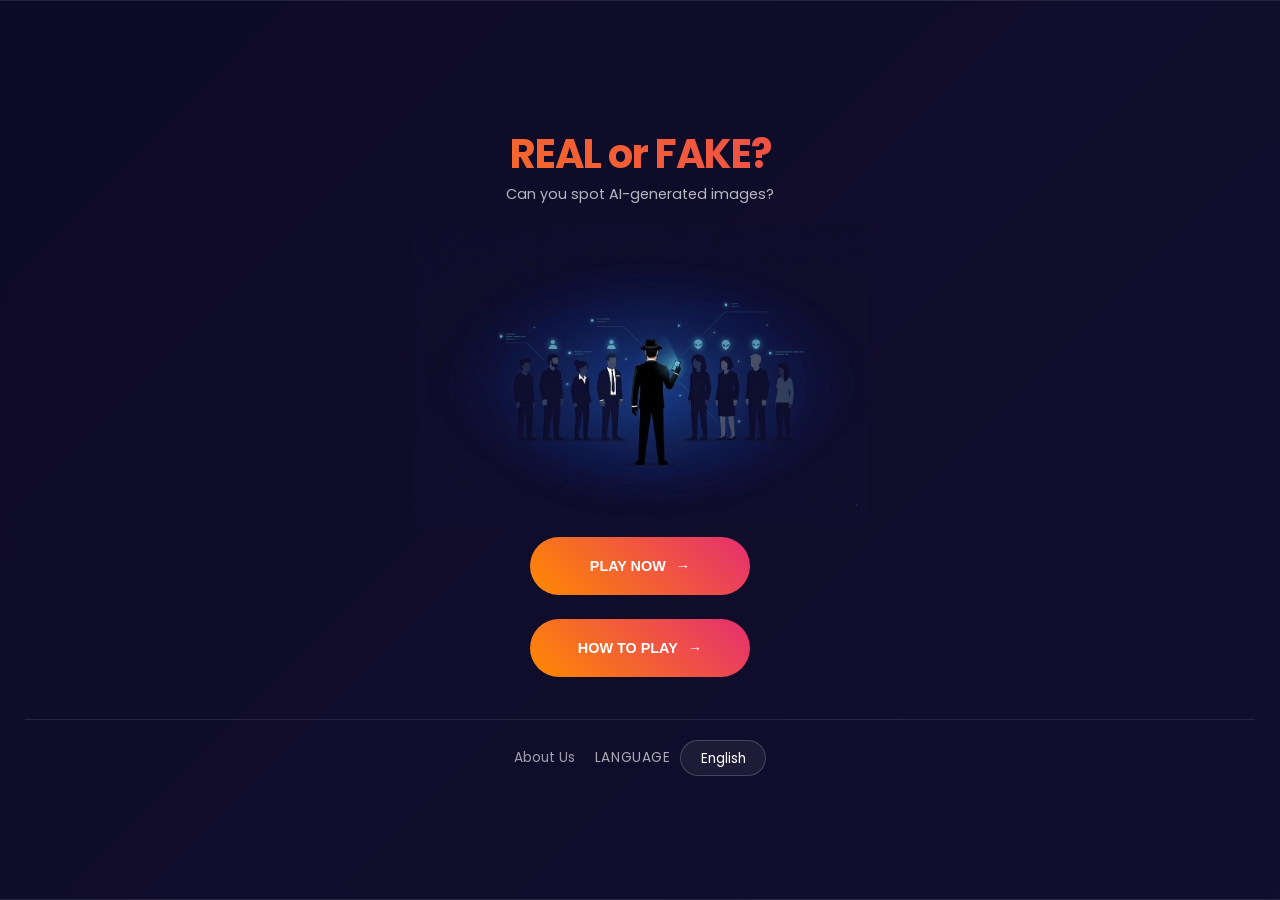
<file: index.html>
<!DOCTYPE html>
<html lang="en">
<head>
  <meta charset="UTF-8">
  <meta name="viewport" content="width=device-width, initial-scale=1.0">
  <meta name="theme-color" content="#0f0c29">
  <title>Real or Fake? AI Challenge</title>
  <link rel="manifest" href="manifest.webmanifest">
  <link rel="icon" href="pwa-icon.svg" type="image/svg+xml">
  <link href="https://fonts.googleapis.com/css2?family=Poppins:wght@400;600;700&display=swap" rel="stylesheet">
  <link rel="stylesheet" href="https://cdnjs.cloudflare.com/ajax/libs/animate.css/4.1.1/animate.min.css">
  <link rel="stylesheet" href="style.css">
  <link rel="stylesheet" href="ai_agent.css">
  <link rel="stylesheet" href="footer_links.css">
</head>
<body class="index-page">
  <div class="container animate__animated animate__fadeIn">
    <div class="title-box">
      <h1 class="animate__animated animate__bounceIn" data-i18n="index.title">REAL<span>or</span>FAKE?</h1>
    </div>
    
    <p class="subtitle" data-i18n="index.subtitle">Can you spot AI-generated images?</p>
    <div class ="imagebox"></div>
    
    <button class = "std_btn" id="start-btn">
      <span class="btn-text" data-i18n="index.playNow">PLAY NOW</span>
      <span class="btn-arrow">→</span>
    </button>
        <button class = "std_btn" id ="tut-btn">
      <span class="btn-text" data-i18n="index.howToPlay">HOW TO PLAY</span>
      <span class="btn-arrow">→</span>
    </button>

    <div class="footer-links footer-controls">
      <a href="about.html" class="footer-link" data-i18n="index.aboutUs">About Us</a>
      <div class="language-switcher">
        <label for="language-select" class="language-label" data-i18n="language.label">Language</label>
        <select id="language-select" class="language-select" aria-label="Language selector">
          <option value="en" data-i18n="language.en">English</option>
          <option value="de" data-i18n="language.de">Deutsch</option>
        </select>
      </div>
    </div>
  </div>

  <script src="i18n.js"></script>
  <script src="script.js"></script>
</body>
</html>
</file>
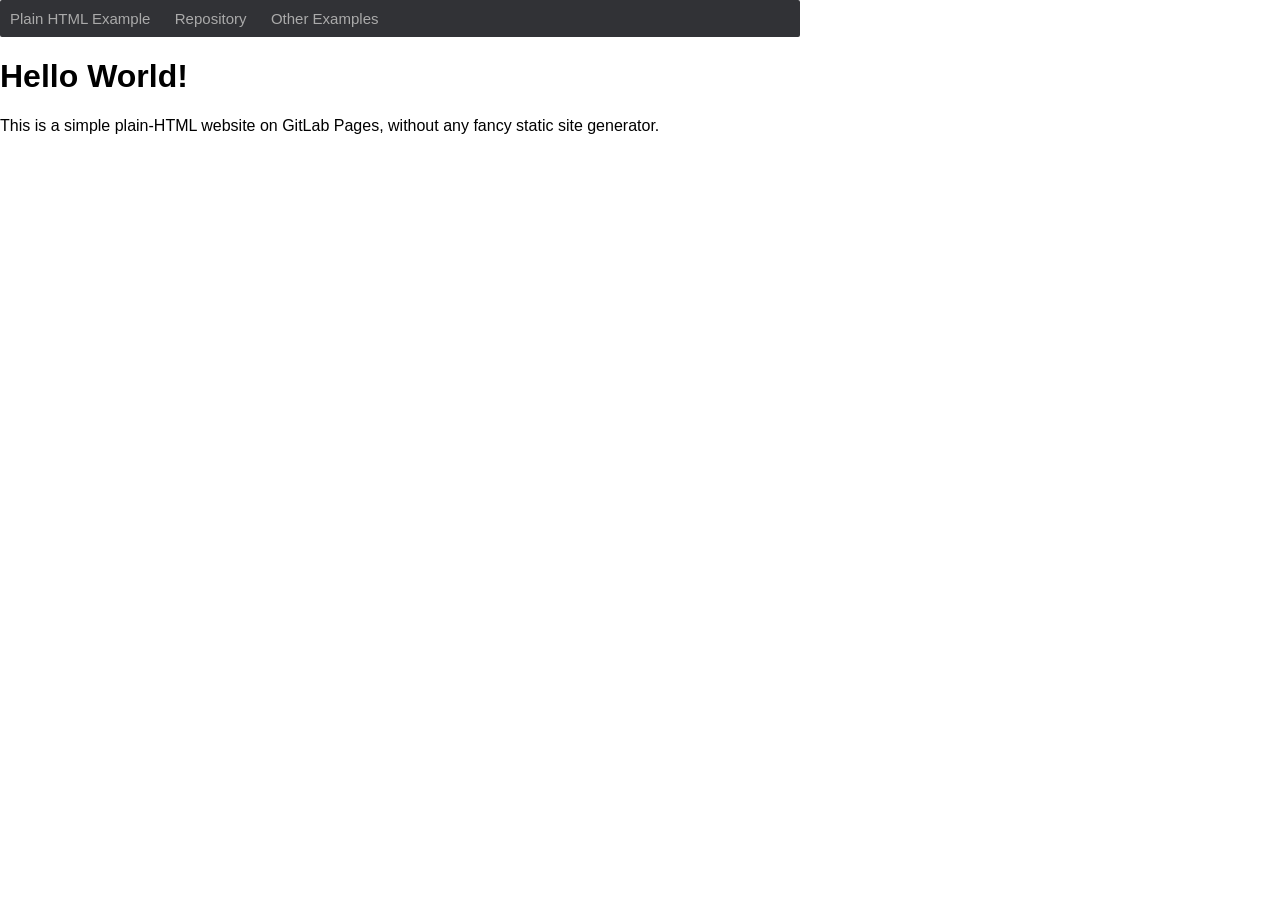
<file: public/index.html>
<!DOCTYPE html>
<html>
  <head>
    <meta charset="utf-8">
    <meta name="generator" content="GitLab Pages">
    <title>Plain HTML site using GitLab Pages</title>
    <link rel="stylesheet" href="style.css">
  </head>
  <body>
    <div class="navbar">
      <a href="https://pages.gitlab.io/plain-html/">Plain HTML Example</a>
      <a href="https://gitlab.com/pages/plain-html/">Repository</a>
      <a href="https://gitlab.com/pages/">Other Examples</a>
    </div>

    <h1>Hello World!</h1>

    <p>
      This is a simple plain-HTML website on GitLab Pages, without any fancy static site generator.
    </p>
  </body>
</html>
</file>
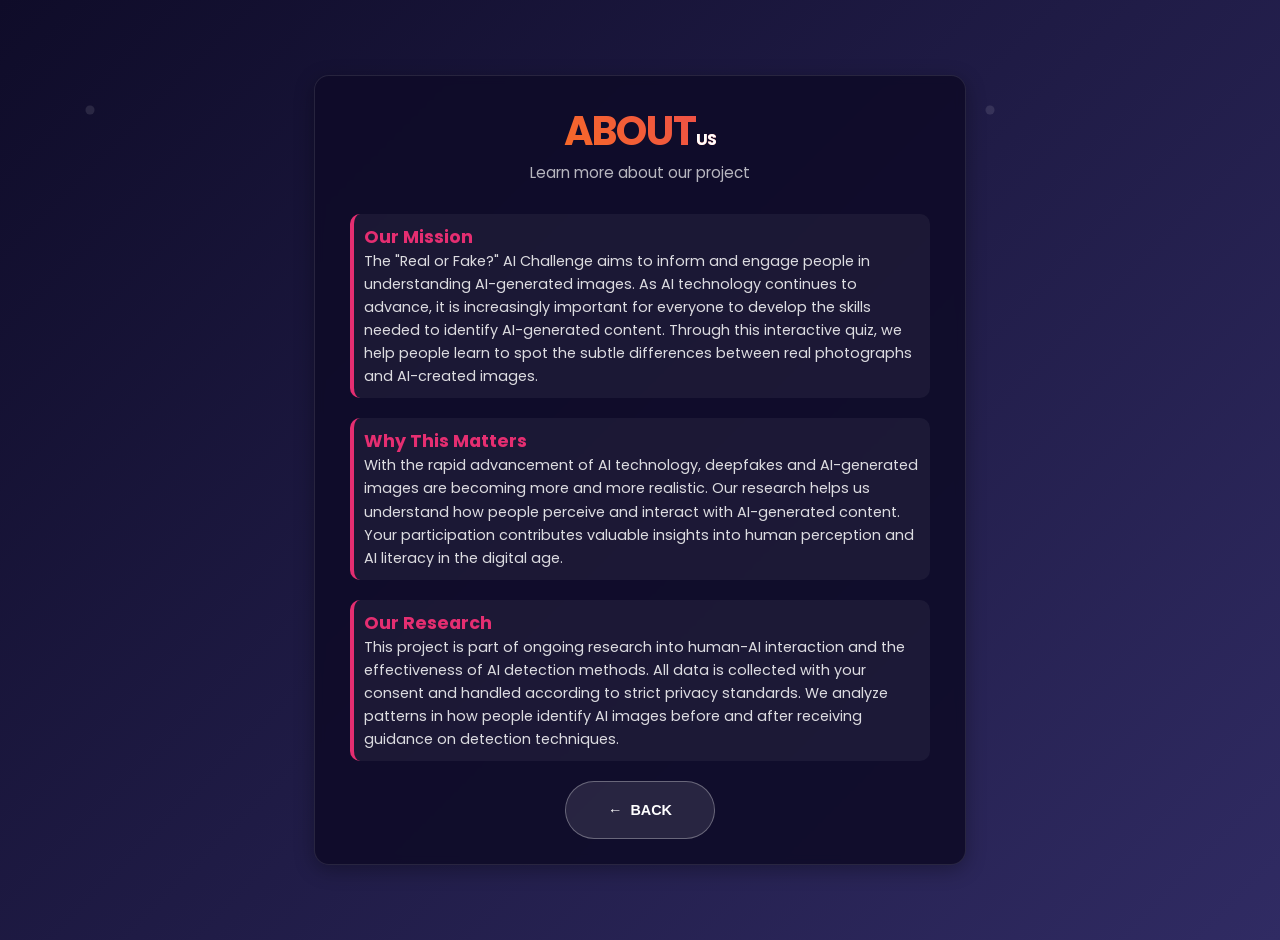
<file: about.html>
<!DOCTYPE html>
<html lang="en">
<head>
  <meta charset="UTF-8">
  <meta name="viewport" content="width=device-width, initial-scale=1.0">
  <meta name="theme-color" content="#0f0c29">
  <title>About Us - Real or Fake? AI Challenge</title>
  <link rel="manifest" href="manifest.webmanifest">
  <link rel="icon" href="pwa-icon.svg" type="image/svg+xml">
  <link href="https://fonts.googleapis.com/css2?family=Poppins:wght@400;600;700&display=swap" rel="stylesheet">
  <link rel="stylesheet" href="https://cdnjs.cloudflare.com/ajax/libs/animate.css/4.1.1/animate.min.css">
  <link rel="stylesheet" href="style.css">
  <link rel="stylesheet" href="numbered_list.css">

</head>
<body>
  <div class="particles"></div>
  <div class="container animate__animated animate__fadeIn">
    <div class="title-box">
      <h1 class="animate__animated animate__bounceIn">ABOUT<span>US</span></h1>
      <div class="pulse-circle"></div>
    </div>
    
    <p class="subtitle" data-i18n="about.subtitle">Learn more about our project</p>
    
    <div class="tips-section">
      <h3 data-i18n="about.mission.title">🎯 Our Mission</h3>
      <p style="margin: 0; font-size: 0.9rem; line-height: 1.6; color: rgba(255, 255, 255, 0.85);" data-i18n="about.mission.body" data-i18n-html="true">
        The "Real or Fake?" AI Challenge aims to educate and engage people in understanding artificial intelligence-generated images. 
        We believe that as AI technology continues to advance, it's crucial for everyone to develop the skills to identify AI-generated content. 
        Through this interactive quiz, we help people learn to spot the subtle differences between real photographs and AI-created images.
      </p>
    </div>

    <div class="tips-section">
      <h3 data-i18n="about.why.title">🔬 Why This Matters</h3>
      <p style="margin: 0; font-size: 0.9rem; line-height: 1.6; color: rgba(255, 255, 255, 0.85);" data-i18n="about.why.body" data-i18n-html="true">
        With the rapid advancement of AI technology, deepfakes and AI-generated images are becoming increasingly realistic. 
        Our research helps us understand how humans perceive and interact with AI-generated content. 
        Your participation contributes to valuable insights about human perception and AI literacy in the digital age.
      </p>
    </div>

    <div class="tips-section">
      <h3 data-i18n="about.research.title">📊 Our Research</h3>
      <p style="margin: 0; font-size: 0.9rem; line-height: 1.6; color: rgba(255, 255, 255, 0.85);" data-i18n="about.research.body" data-i18n-html="true">
        This project is part of ongoing research into human-AI interaction and the effectiveness of AI detection methods. 
        All data is collected with your consent and handled according to strict privacy standards. 
        We analyze patterns in how people identify AI images before and after receiving guidance on detection techniques.
      </p>
    </div>

    <div class="buttons-section">
      <button id="back-btn" class="glow-on-hover secondary-btn">
        <span class="btn-arrow">←</span>
        <span class="btn-text" data-i18n="about.back">BACK</span>
      </button>
    </div>
  </div>

  <script src="i18n.js"></script>
  <script src="footer-script.js"></script>
</body>
</html>
</file>
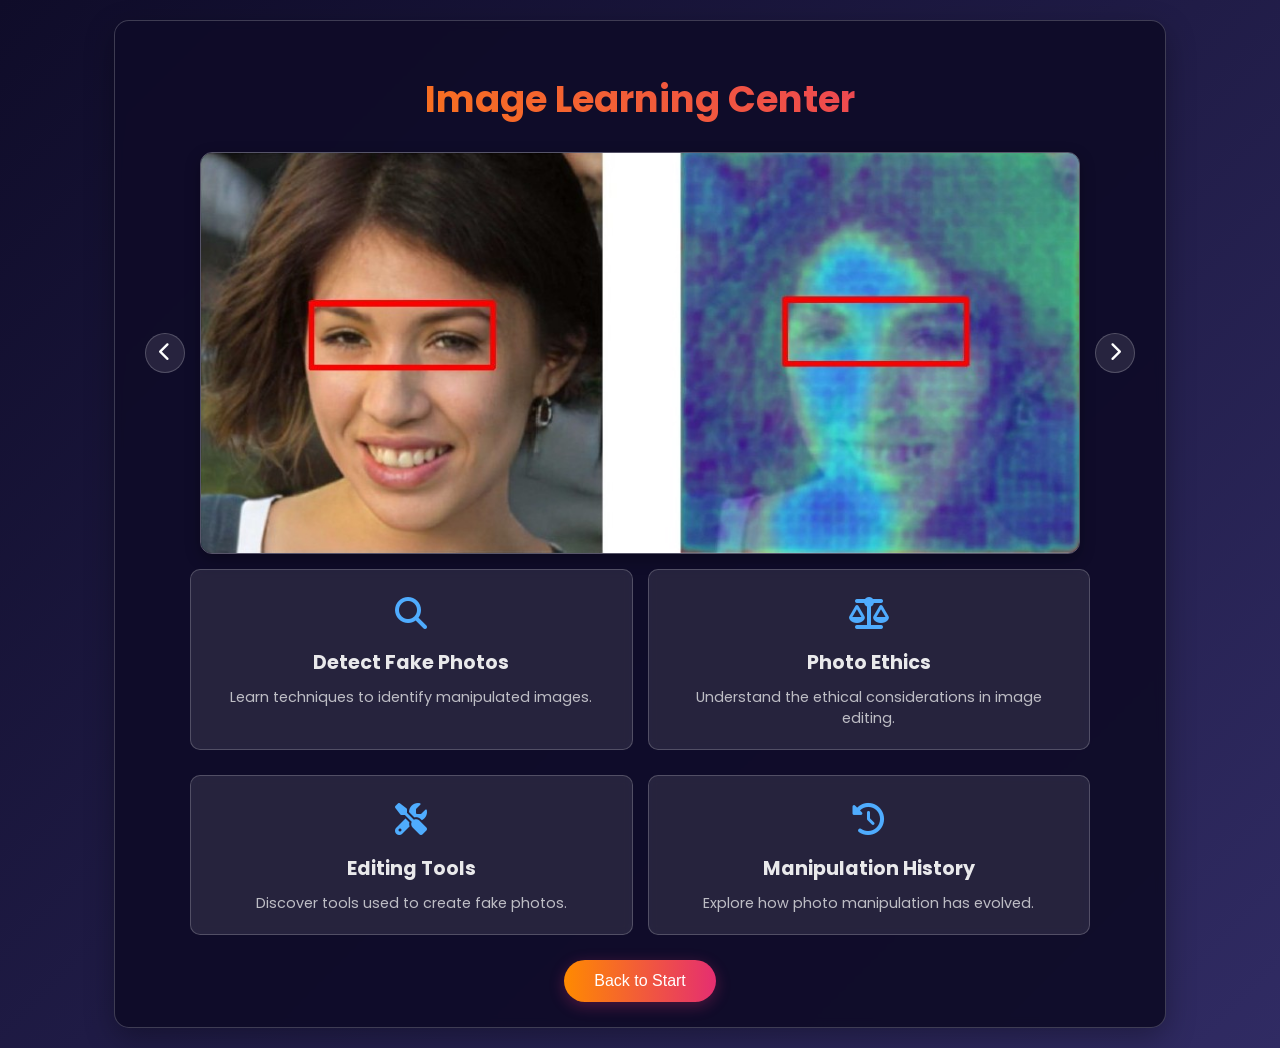
<file: additional_information.html>
<!DOCTYPE html>
<html lang="en">
<head>
  <meta charset="UTF-8">
  <meta name="viewport" content="width=device-width, initial-scale=1.0">
  <meta name="theme-color" content="#0f0c29">
  <title>Learn About Photos</title>
  <link rel="manifest" href="manifest.webmanifest">
  <link rel="icon" href="pwa-icon.svg" type="image/svg+xml">
  <link rel="stylesheet" href="additional_information.css">
  <link href="https://fonts.googleapis.com/css2?family=Poppins:wght@300;400;500;600;700&display=swap" rel="stylesheet">
  <link rel="stylesheet" href="https://cdnjs.cloudflare.com/ajax/libs/font-awesome/6.4.0/css/all.min.css">
</head>
<body>
  <div class="background-animation"></div>
  <div class="container">
    <h1 data-i18n="learning.title">Photo Learning Center</h1>
    
    <div class="image-viewer">
      <div class="image-container">
        <button class="nav-btn" id="prev-btn"><i class="fas fa-chevron-left"></i></button>
        <img id="featured-image" src="LearningFakeImage/1.jpg" alt="Learning Image">
        <button class="nav-btn" id="next-btn"><i class="fas fa-chevron-right"></i></button>
      </div>
    </div>
    
    <div class="learning-options">
      <div class="option-card" data-topic="detection">
        <div class="card-icon"><i class="fas fa-search"></i></div>
        <h3 data-i18n="learning.card1.title">Detect Fake Photos</h3>
        <p data-i18n="learning.card1.body">Learn techniques to identify manipulated images.</p>
      </div>
      
      <div class="option-card" data-topic="ethics">
        <div class="card-icon"><i class="fas fa-balance-scale"></i></div>
        <h3 data-i18n="learning.card2.title">Photo Ethics</h3>
        <p data-i18n="learning.card2.body">Understand ethical considerations in photo editing.</p>
      </div>
    </div>
    <div class="learning-options">
      <div class="option-card" data-topic="tools">
        <div class="card-icon"><i class="fas fa-tools"></i></div>
        <h3 data-i18n="learning.card3.title">Editing Tools</h3>
        <p data-i18n="learning.card3.body">Discover tools used to create fake photos.</p>
      </div>
      
      <div class="option-card" data-topic="history">
        <div class="card-icon"><i class="fas fa-history"></i></div>
        <h3 data-i18n="learning.card4.title">Manipulation History</h3>
        <p data-i18n="learning.card4.body">Explore how photo manipulation has evolved.</p>
      </div>
    </div>
    
    <div id="detection-info" class="info-section">
      <h2 data-i18n="learning.section1.title"><i class="fas fa-search"></i> How to Detect Fake Photos</h2>
      <p data-i18n="learning.section1.body">Here are some techniques to help identify manipulated images:</p>
      <ul>
        <li data-i18n="learning.section1.item1"><strong>Check the edges:</strong> Look for blurry or irregular edges around objects.</li>
        <li data-i18n="learning.section1.item2"><strong>Examine shadows:</strong> Inconsistent shadow directions can reveal manipulation.</li>
        <li data-i18n="learning.section1.item3"><strong>Look for pixelation:</strong> Areas that have been edited might show unusual pixel patterns.</li>
        <li data-i18n="learning.section1.item4"><strong>Check metadata:</strong> Image metadata can sometimes reveal editing software used.</li>
        <li data-i18n="learning.section1.item5"><strong>Reverse image search:</strong> Search for the image online to find original versions.</li>
      </ul>
    </div>
    
    <div id="ethics-info" class="info-section">
      <h2 data-i18n="learning.section2.title"><i class="fas fa-balance-scale"></i> Photo Ethics</h2>
      <p data-i18n="learning.section2.body">Photo manipulation raises important ethical questions:</p>
      <ul>
        <li data-i18n="learning.section2.item1"><strong>Journalism:</strong> News photos should never be manipulated in ways that change their meaning.</li>
        <li data-i18n="learning.section2.item2"><strong>Advertising:</strong> Many countries have regulations about digital alterations.</li>
        <li data-i18n="learning.section2.item3"><strong>Social media:</strong> Filters and edits can create unrealistic beauty standards.</li>
        <li data-i18n="learning.section2.item4"><strong>Historical photos:</strong> Altering historical images can distort our understanding of the past.</li>
      </ul>
    </div>
    
    <div id="tools-info" class="info-section">
      <h2 data-i18n="learning.section3.title"><i class="fas fa-tools"></i> Common Editing Tools</h2>
      <p data-i18n="learning.section3.body">These are some of the most frequently used tools for photo manipulation:</p>
      <ul>
        <li data-i18n="learning.section3.item1"><strong>Adobe Photoshop:</strong> The industry standard for professional image editing.</li>
        <li data-i18n="learning.section3.item2"><strong>GIMP:</strong> A free and open-source alternative to Photoshop.</li>
        <li data-i18n="learning.section3.item3"><strong>FaceApp:</strong> Specializes in facial transformations and aging effects.</li>
        <li data-i18n="learning.section3.item4"><strong>Deepfake software:</strong> Uses AI to create realistic face swaps in videos.</li>
        <li data-i18n="learning.section3.item5"><strong>Lightroom:</strong> Primarily for color correction but can be used for manipulation.</li>
      </ul>
    </div>
    
    <div id="history-info" class="info-section">
      <h2 data-i18n="learning.section4.title"><i class="fas fa-history"></i> History of Photo Manipulation</h2>
      <p data-i18n="learning.section4.body">Photo manipulation is nearly as old as photography itself:</p>
      <ul>
        <li data-i18n="learning.section4.item1"><strong>1800s:</strong> Early photographers created "spirit photos" by combining negatives.</li>
        <li data-i18n="learning.section4.item2"><strong>1920s-30s:</strong> Stalin's regime altered photos to remove purged officials.</li>
        <li data-i18n="learning.section4.item3"><strong>1980s:</strong> Digital editing began with programs like Photoshop.</li>
        <li data-i18n="learning.section4.item4"><strong>2000s:</strong> Social media made photo filters widely accessible.</li>
        <li data-i18n="learning.section4.item5"><strong>2010s-present:</strong> AI-powered tools made manipulation more sophisticated.</li>
      </ul>
    </div>
    
    <button class="back-btn" id="back-btn" data-i18n="learning.back">Continue <i class="fas fa-arrow-right"></i></button>
  </div>

  <script src="i18n.js"></script>
  <script src="additional_information.js"></script>
</body>
</html>
</file>
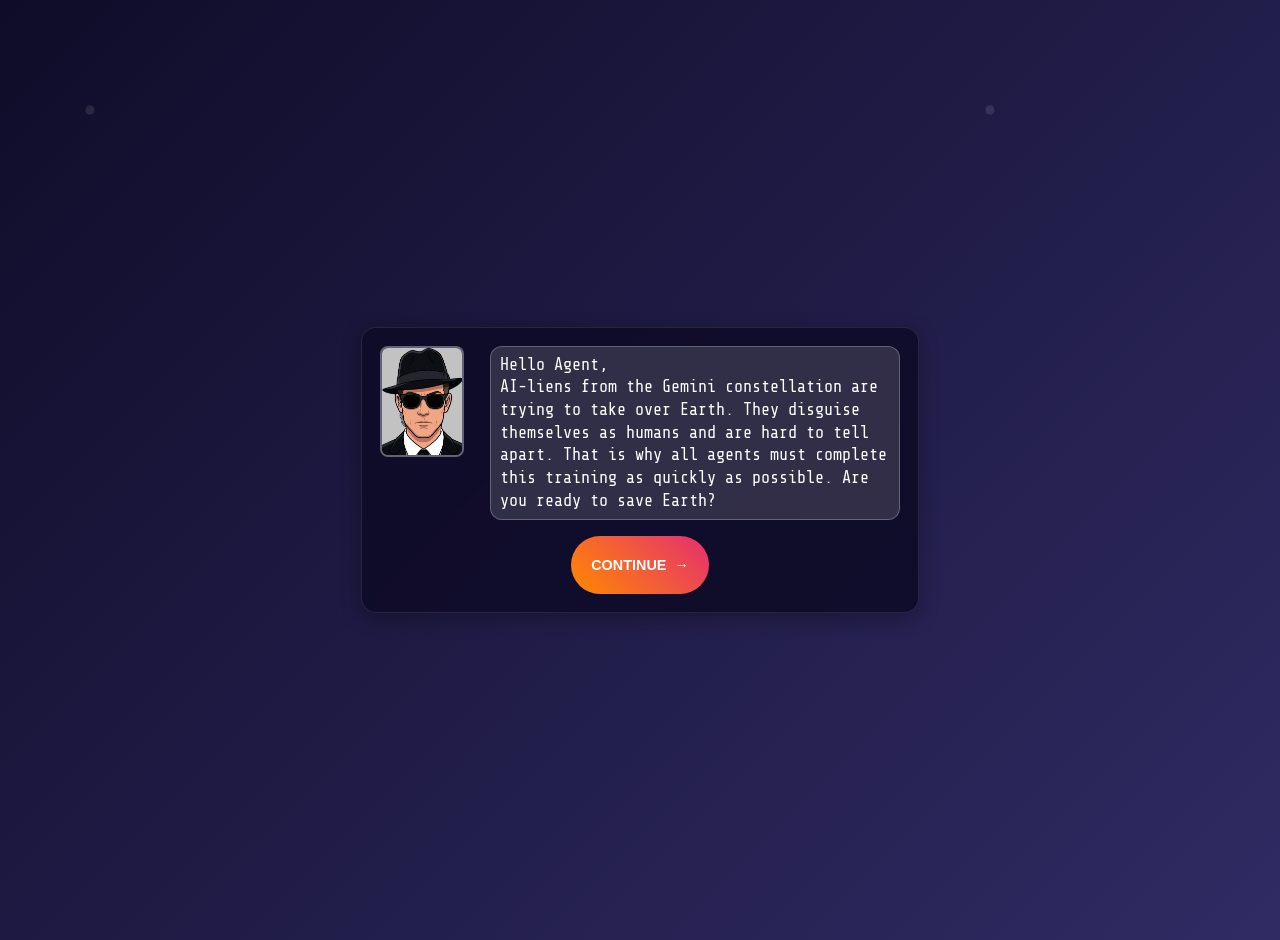
<file: dialog.html>
<!DOCTYPE html>
<html lang="en">
<head>
  <meta charset="UTF-8">
  <meta name="viewport" content="width=device-width, initial-scale=1.0">
  <meta name="theme-color" content="#0f0c29">
  <title>Mission Brief - Real or Fake? AI Challenge</title>
  <link rel="manifest" href="manifest.webmanifest">
  <link rel="icon" href="pwa-icon.svg" type="image/svg+xml">
  <link href="https://fonts.googleapis.com/css2?family=Share+Tech+Mono&display=swap" rel="stylesheet">
  <link rel="stylesheet" href="https://cdnjs.cloudflare.com/ajax/libs/animate.css/4.1.1/animate.min.css">
  <link rel="stylesheet" href="style.css">
  <link rel="stylesheet" href="ai_agent.css">
</head>
<body class="dialog-page">
  <div class="particles"></div>
  <div class="container dialog-container animate__animated animate__fadeIn">

    <div class="agent-callout dialog-callout" aria-label="Mission briefing from the game assistant">
      <img src="Agent_MIB.png" alt="Game agent" class="agent-image agent-image-dialog">
      <div class="speech-bubble" data-i18n="dialog.agentMessage" data-i18n-html="true"></div>
    </div>

      <button id="continue-btn" class="glow-on-hover">
        <span class="btn-text" data-i18n="dialog.continue">CONTINUE</span>
        <span class="btn-arrow">→</span>
      </button>
  </div>

  <script src="i18n.js"></script>
  <script src="dialog-script.js"></script>
</body>
</html>
</file>
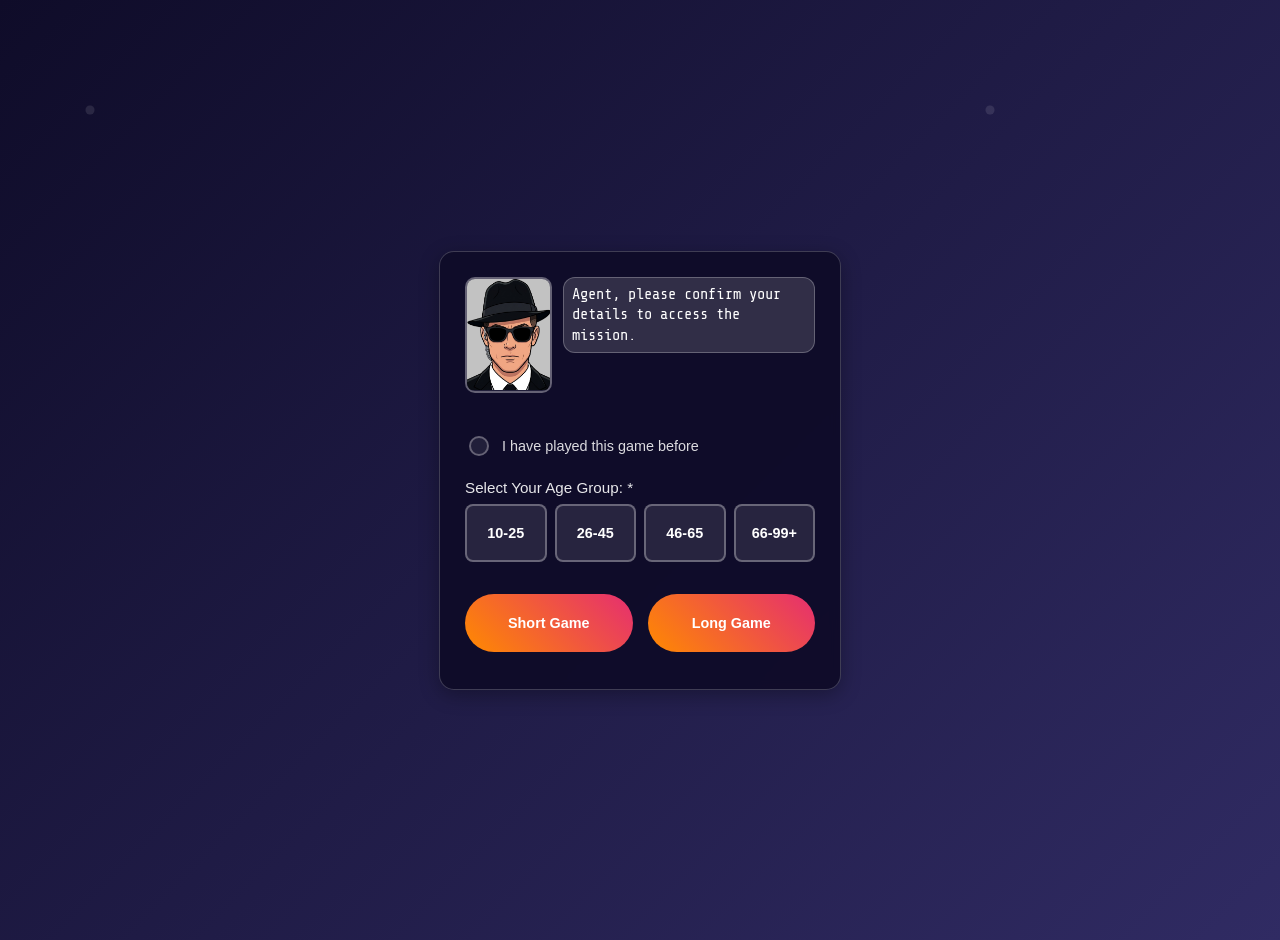
<file: form.html>
<!DOCTYPE html>
<html lang="en">
<head>
    <meta charset="UTF-8">
    <meta name="viewport" content="width=device-width, initial-scale=1.0">
    <meta name="theme-color" content="#0f0c29">
    <title>Player Registration</title>
    <link rel="manifest" href="manifest.webmanifest">
    <link rel="icon" href="pwa-icon.svg" type="image/svg+xml">
    <link href="https://fonts.googleapis.com/css2?family=Share+Tech+Mono&display=swap" rel="stylesheet">
    <link rel="stylesheet" href="style.css">
    <link rel="stylesheet" href="form-style.css">
    <link rel="stylesheet" href="ai_agent.css">
</head>
<body class="form-page">
    <div class="particles"></div>
    <div class="form-container">
        <!-- <h2 data-i18n="form.title">Enter Your Details</h2> -->
        <div class="agent-callout" aria-label="Game assistant message">
                <img src="Agent_MIB.png" alt="Game agent" class="agent-image">
            <div class="speech-bubble" data-i18n="form.agentMessage"></div>
        </div>
        <div class="checkbox-container">
            <input type="checkbox" id="played-before" name="played-before">
            <label for="played-before" class="checkbox-label" data-i18n="form.playedBefore"></label>
        </div>

        <label data-i18n="form.ageLabel" data-i18n-html="true">Select Your Age Group: <span class="required">*</span></label>
        <div class="age-buttons">
            <button type="button" class="age-btn" data-age="10-25">10-25</button>
            <button type="button" class="age-btn" data-age="26-45">26-45</button>
            <button type="button" class="age-btn" data-age="46-65">46-65</button>
            <button type="button" class="age-btn" data-age="66-99">66-99+</button>
        </div>
        <input type="hidden" id="age" required>

        <div class="button-group">
            <button type="submit" id="submit-btn-short" class="std_btn" data-i18n="form.shortGame">Short Game</button>
            <button type="submit" id="submit-btn-long" class="std_btn" data-i18n="form.longGame">Long Game</button>
        </div>
    </div>

    <script src="i18n.js"></script>
    <script src="form-validation.js"></script>
</body>
</html>
</file>
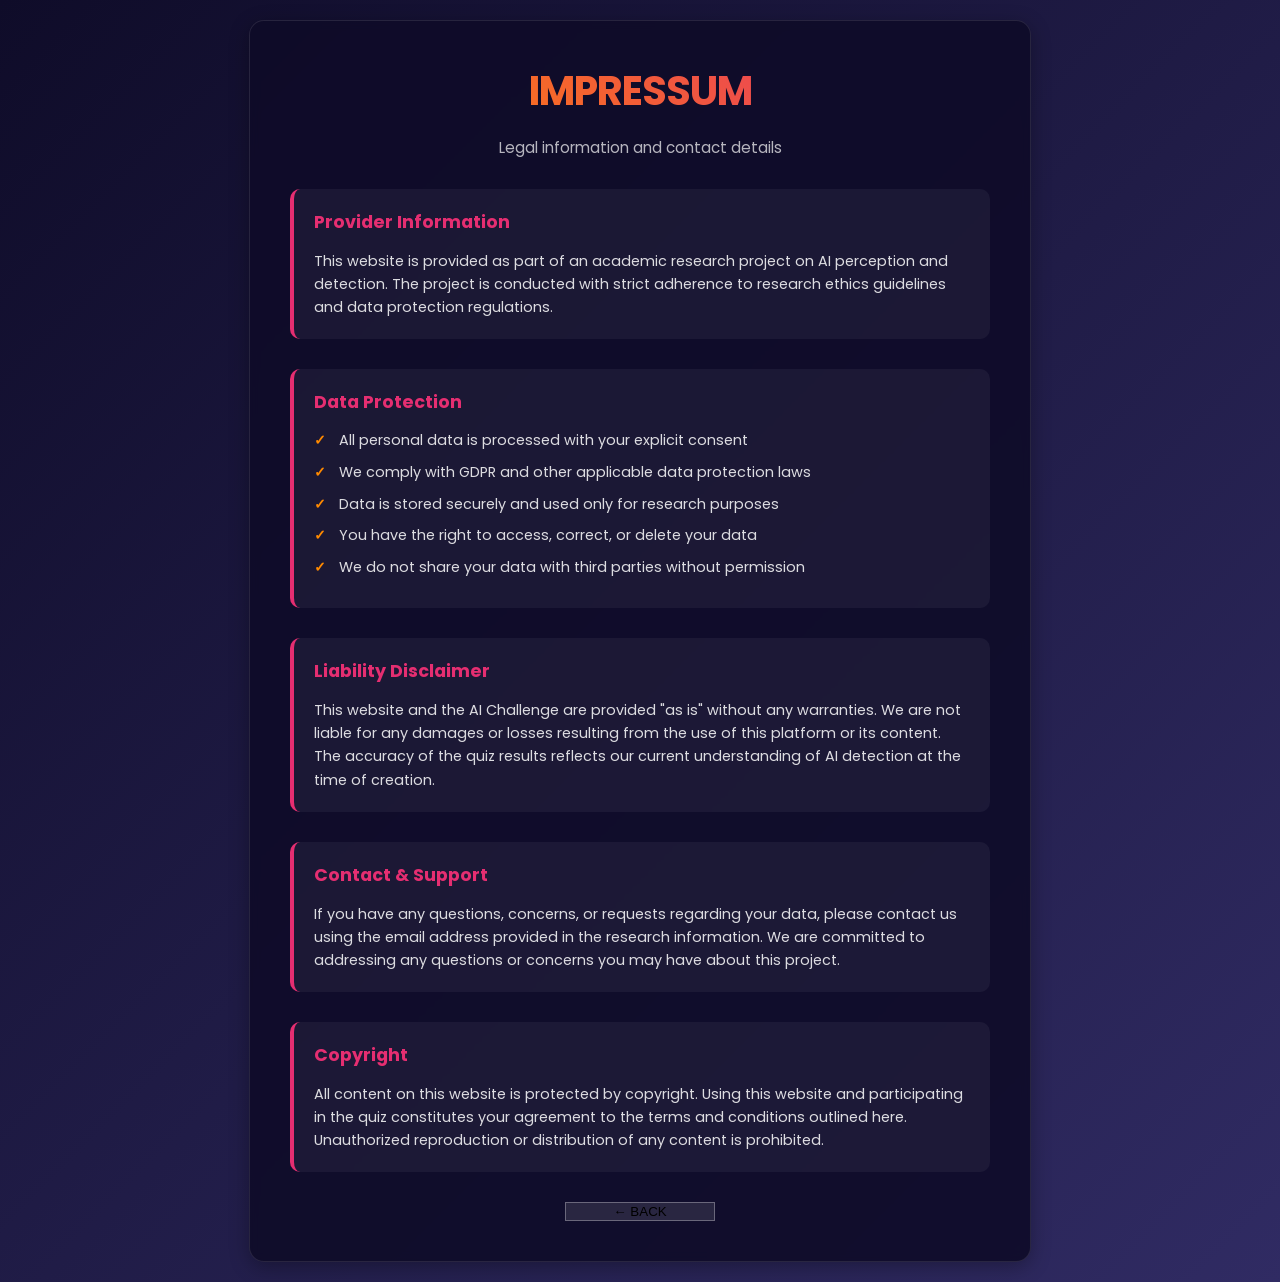
<file: impressum.html>
<!DOCTYPE html>
<html lang="en">
<head>
  <meta charset="UTF-8">
  <meta name="viewport" content="width=device-width, initial-scale=1.0">
  <meta name="theme-color" content="#0f0c29">
  <title>Impressum - Real or Fake? AI Challenge</title>
  <link rel="manifest" href="manifest.webmanifest">
  <link rel="icon" href="pwa-icon.svg" type="image/svg+xml">
  <link href="https://fonts.googleapis.com/css2?family=Poppins:wght@400;600;700&display=swap" rel="stylesheet">
  <link rel="stylesheet" href="https://cdnjs.cloudflare.com/ajax/libs/animate.css/4.1.1/animate.min.css">
  <link rel="stylesheet" href="tutorial-style.css">
</head>
<body>
  <div class="particles"></div>
  <div class="container animate__animated animate__fadeIn">
    <div class="title-box">
      <h1 class="animate__animated animate__bounceIn">IMPRESSUM</h1>
      <div class="pulse-circle"></div>
    </div>
    
    <p class="subtitle" data-i18n="impressum.subtitle">Legal information and contact details</p>
    
    <div class="tips-section">
      <h3 data-i18n="impressum.section1.title">📋 Provider Information</h3>
      <p style="margin: 0; font-size: 0.9rem; line-height: 1.6; color: rgba(255, 255, 255, 0.85);" data-i18n="impressum.section1.body" data-i18n-html="true">
        This website is provided as part of an academic research project on AI perception and detection.
        The project is conducted with strict adherence to research ethics guidelines and data protection regulations.
      </p>
    </div>

    <div class="tips-section">
      <h3 data-i18n="impressum.section2.title">🔒 Data Protection</h3>
      <ul class="tips-list">
        <li data-i18n="impressum.section2.item1">All personal data is processed with your explicit consent</li>
        <li data-i18n="impressum.section2.item2">We comply with GDPR and other applicable data protection laws</li>
        <li data-i18n="impressum.section2.item3">Data is stored securely and used only for research purposes</li>
        <li data-i18n="impressum.section2.item4">You have the right to access, correct, or delete your data</li>
        <li data-i18n="impressum.section2.item5">We do not share your data with third parties without permission</li>
      </ul>
    </div>

    <div class="tips-section">
      <h3 data-i18n="impressum.section3.title">⚖️ Liability Disclaimer</h3>
      <p style="margin: 0; font-size: 0.9rem; line-height: 1.6; color: rgba(255, 255, 255, 0.85);" data-i18n="impressum.section3.body" data-i18n-html="true">
        This website and the AI Challenge are provided "as is" without any warranties. 
        We are not liable for any damages or losses resulting from the use of this platform or its content. 
        The accuracy of the quiz results represents our current understanding of AI detection at the time of creation.
      </p>
    </div>

    <div class="tips-section">
      <h3 data-i18n="impressum.section4.title">📧 Contact & Support</h3>
      <p style="margin: 0; font-size: 0.9rem; line-height: 1.6; color: rgba(255, 255, 255, 0.85);" data-i18n="impressum.section4.body" data-i18n-html="true">
        For questions, concerns, or requests regarding your data, please contact us through the provided email address 
        in the research information. We are committed to addressing any questions or concerns you may have about this project.
      </p>
    </div>

    <div class="tips-section">
      <h3 data-i18n="impressum.section5.title">© Copyright</h3>
      <p style="margin: 0; font-size: 0.9rem; line-height: 1.6; color: rgba(255, 255, 255, 0.85);" data-i18n="impressum.section5.body" data-i18n-html="true">
        All content on this website is protected by copyright. The use of this website and participation in the quiz 
        constitutes your agreement to the terms and conditions outlined herein. Unauthorized reproduction or distribution 
        of any content is prohibited.
      </p>
    </div>

    <div class="buttons-section">
      <button id="back-btn" class="glow-on-hover secondary-btn">
        <span class="btn-arrow">←</span>
        <span class="btn-text" data-i18n="impressum.back">BACK</span>
      </button>
    </div>
  </div>

  <script src="i18n.js"></script>
  <script src="footer-script.js"></script>
</body>
</html>
</file>
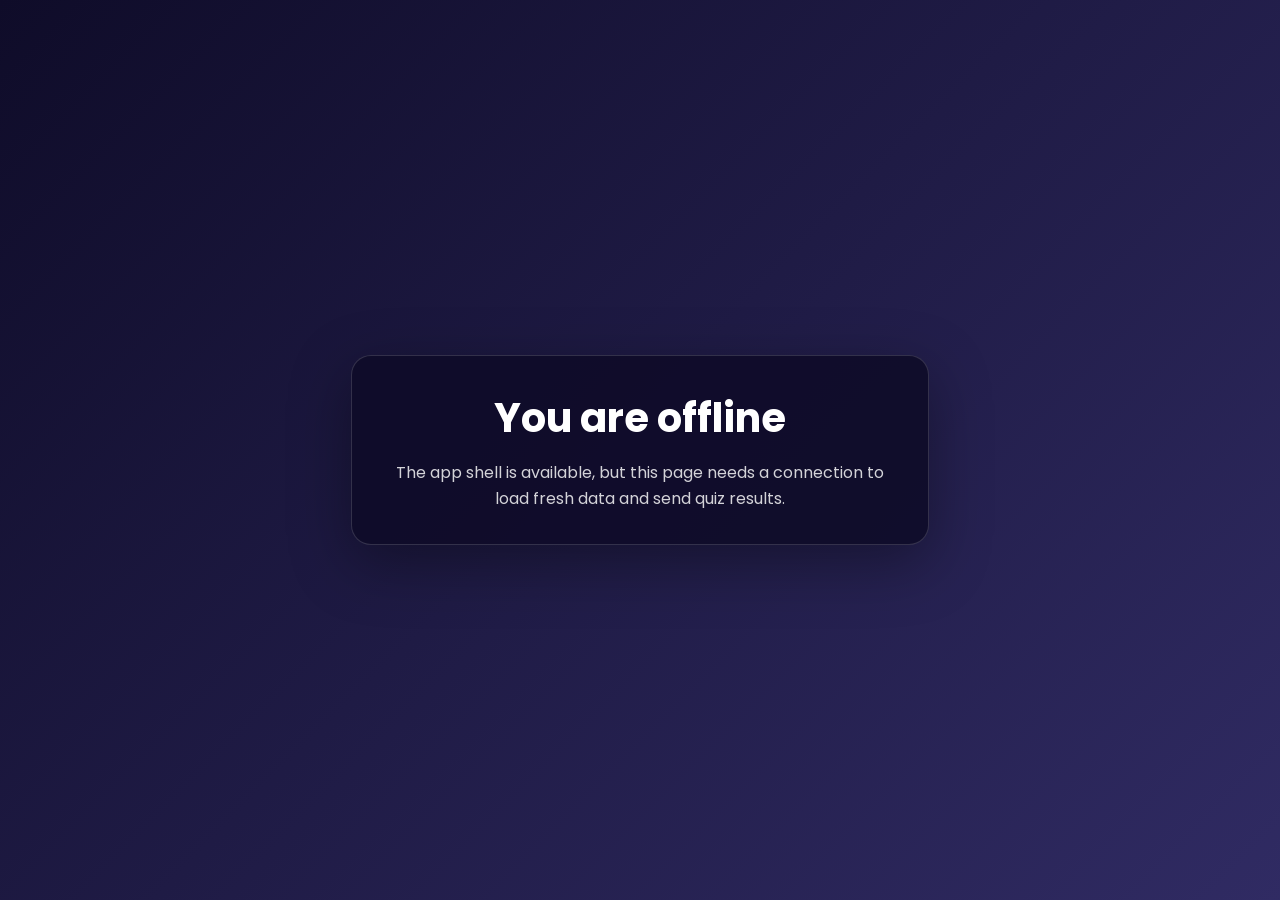
<file: offline.html>
<!DOCTYPE html>
<html lang="en">
<head>
  <meta charset="UTF-8">
  <meta name="viewport" content="width=device-width, initial-scale=1.0">
  <meta name="theme-color" content="#0f0c29">
  <title>Offline - Real or Fake?</title>
  <link href="https://fonts.googleapis.com/css2?family=Poppins:wght@400;600;700&display=swap" rel="stylesheet">
  <style>
    body {
      margin: 0;
      min-height: 100svh;
      display: grid;
      place-items: center;
      background: linear-gradient(135deg, #0f0c29, #302b63);
      color: #fff;
      font-family: 'Poppins', sans-serif;
      padding: 24px;
      box-sizing: border-box;
      text-align: center;
    }
    .card {
      max-width: 520px;
      background: rgba(15, 12, 41, 0.9);
      border: 1px solid rgba(255, 255, 255, 0.15);
      border-radius: 20px;
      padding: 32px 28px;
      box-shadow: 0 18px 60px rgba(0, 0, 0, 0.35);
    }
    h1 {
      margin: 0 0 12px;
      font-size: clamp(1.8rem, 4vw, 2.5rem);
    }
    p {
      margin: 0;
      line-height: 1.6;
      color: rgba(255, 255, 255, 0.82);
    }
  </style>
</head>
<body>
  <div class="card">
    <h1>You are offline</h1>
    <p>The app shell is available, but this page needs a connection to load fresh data and send quiz results.</p>
  </div>
</body>
</html>
</file>
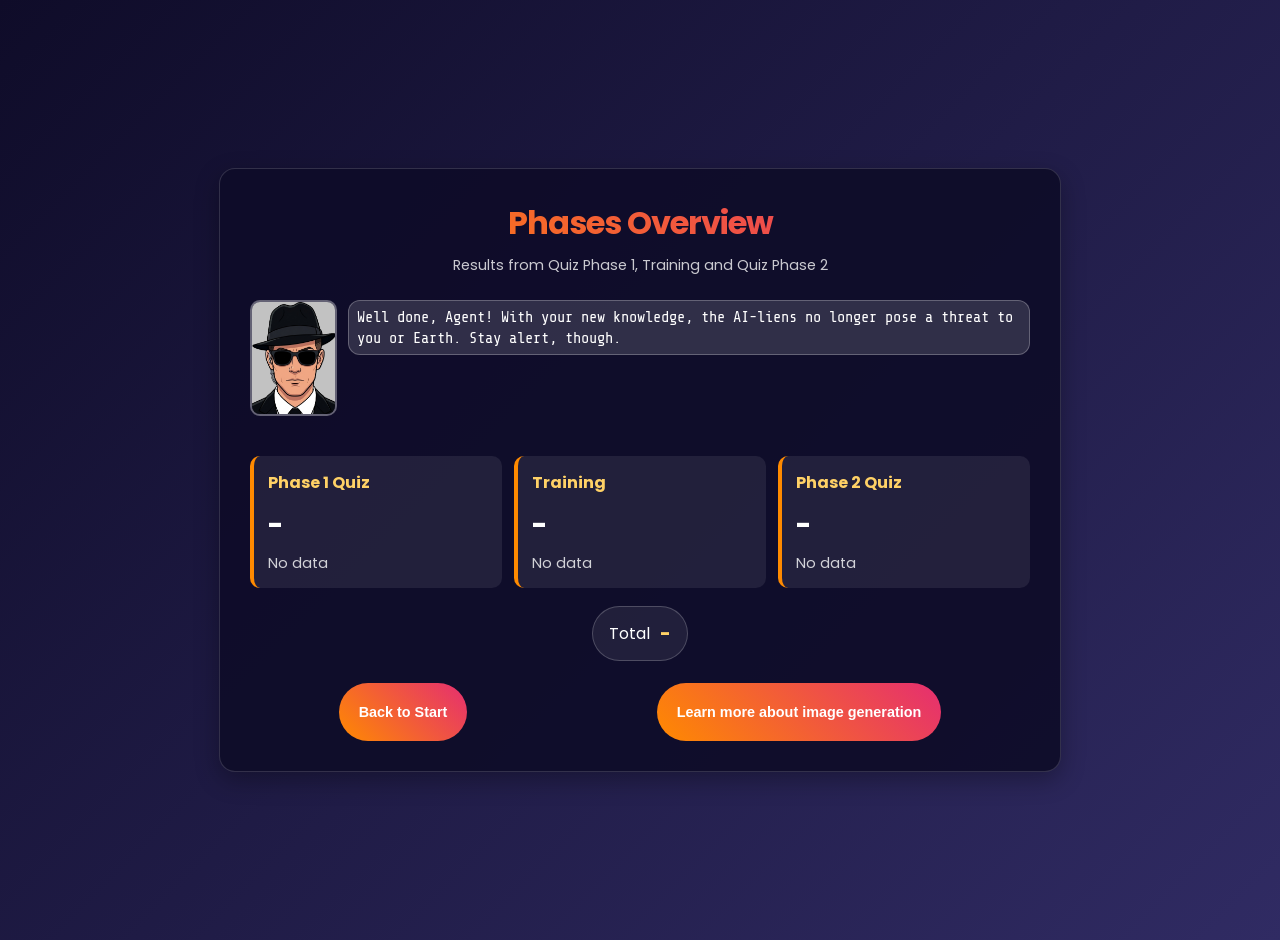
<file: phase-summary.html>
<!DOCTYPE html>
<html lang="de">
<head>
  <meta charset="UTF-8">
  <meta name="viewport" content="width=device-width, initial-scale=1.0">
  <meta name="theme-color" content="#0f0c29">
  <title>Phasen Uebersicht</title>
  <link rel="manifest" href="manifest.webmanifest">
  <link rel="icon" href="pwa-icon.svg" type="image/svg+xml">
  <link href="https://fonts.googleapis.com/css2?family=Poppins:wght@400;600;700&display=swap" rel="stylesheet">
  <link href="https://fonts.googleapis.com/css2?family=Share+Tech+Mono&display=swap" rel="stylesheet">
  <link rel="stylesheet" href="style.css">
  <link rel="stylesheet" href="phase-summary.css">
  <link rel="stylesheet" href="ai_agent.css">
</head>
<body>
  <div class="summary-container">
    <h1 data-i18n="summary.title">Abschluss Uebersicht</h1>
    <p class="subtitle" data-i18n="summary.subtitle">Ergebnisse aus Quiz Phase 1, Training und Quiz Phase 2</p>

    <div class="agent-callout" aria-label="Game assistant message">
            <img src="Agent_MIB.png" alt="Game agent" class="agent-image">
        <div class="speech-bubble" data-i18n="summary.agentMessage"></div>
    </div>

    <div class="summary-grid">
      <article class="summary-card" id="phase1-card">
        <h2 data-i18n="summary.phase1">Phase 1 Quiz</h2>
        <p class="metric" id="phase1-score">-</p>
        <p class="detail" id="phase1-detail" data-i18n="summary.noData">Keine Daten</p>
      </article>

      <article class="summary-card" id="training-card">
        <h2 data-i18n="summary.training">Training</h2>
        <p class="metric" id="training-score">-</p>
        <p class="detail" id="training-detail" data-i18n="summary.noData">Keine Daten</p>
      </article>

      <article class="summary-card" id="phase2-card">
        <h2 data-i18n="summary.phase2">Phase 2 Quiz</h2>
        <p class="metric" id="phase2-score">-</p>
        <p class="detail" id="phase2-detail" data-i18n="summary.noData">Keine Daten</p>
      </article>
    </div>

    <div class="total-box">
      <span data-i18n="summary.totalLabel">Gesamtwert</span>
      <strong id="overall-score">-</strong>
    </div>

    <div class="summary-actions">
      <button class = "std-btn" id="home-btn" data-i18n="summary.home">Back to Start</button>
      <button class="std-btn" id="learn-more-btn" data-i18n="summary.learnMore">Erfahre mehr ueber Imagegeneration</button>
    </div>
  </div>

  <script src="i18n.js"></script>
  <script src="phase-summary.js"></script>
</body>
</html>
</file>
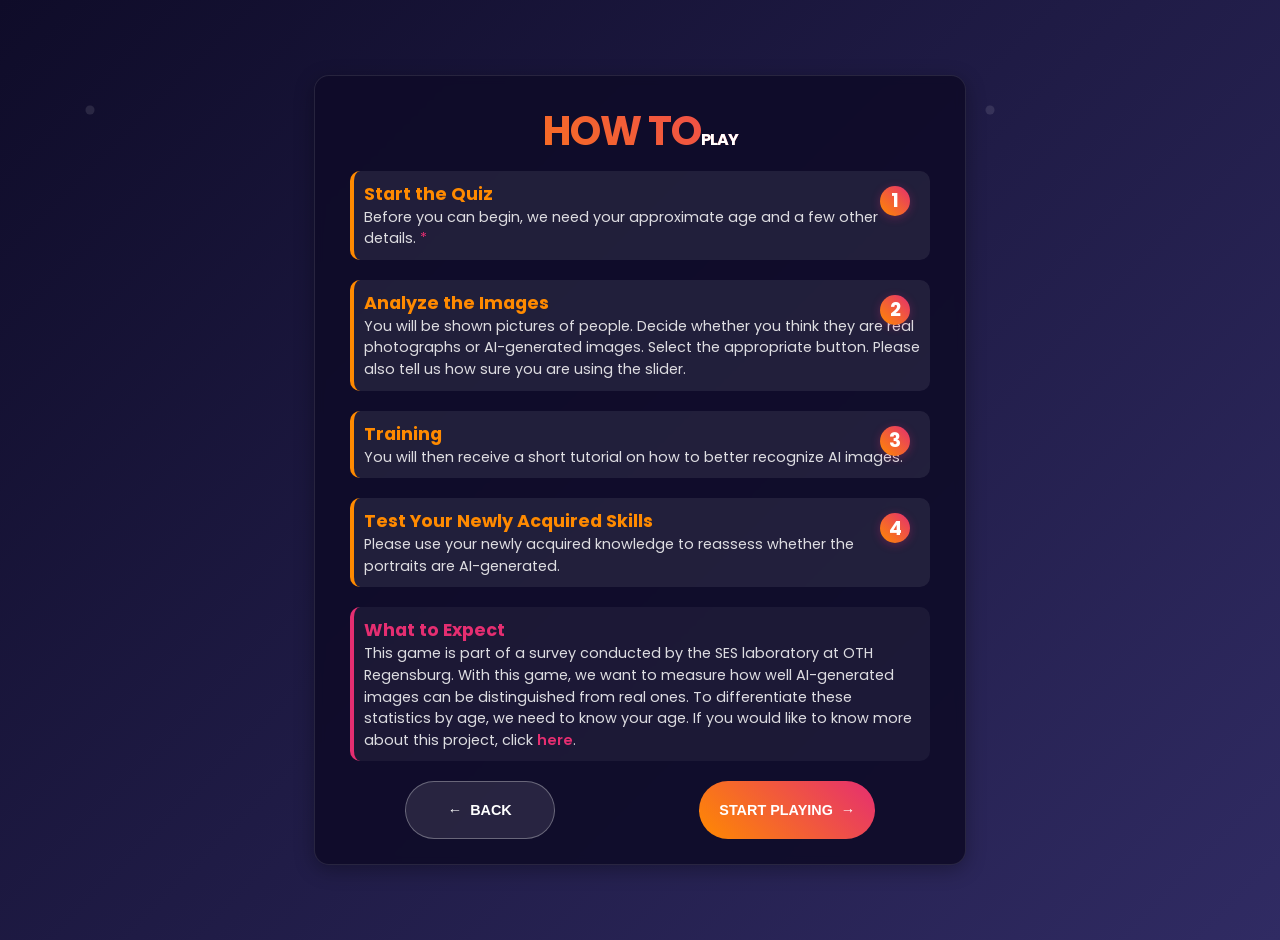
<file: tutorial.html>
<!DOCTYPE html>
<html lang="en">
<head>
  <meta charset="UTF-8">
  <meta name="viewport" content="width=device-width, initial-scale=1.0">
  <meta name="theme-color" content="#0f0c29">
  <title>How to Play - Real or Fake? AI Challenge</title>
  <link rel="manifest" href="manifest.webmanifest">
  <link rel="icon" href="pwa-icon.svg" type="image/svg+xml">
  <link href="https://fonts.googleapis.com/css2?family=Poppins:wght@400;600;700&display=swap" rel="stylesheet">
  <link rel="stylesheet" href="https://cdnjs.cloudflare.com/ajax/libs/animate.css/4.1.1/animate.min.css">
  <link rel="stylesheet" href="numbered_list.css">
  <link rel="stylesheet" href="style.css">

  
  
</head>
<body>
  <div class="particles"></div>
  <div class="container animate__animated animate__fadeIn">
    <div class="title-box">
      <h1 class="animate__animated animate__bounceIn">HOW TO<span>PLAY</span></h1>
      <div class="pulse-circle"></div>
    </div>
     
    <div class="steps-container">
      <div class="step-card animate__animated animate__fadeInUp">
        <div class="step-number">1</div>
        <h3 data-i18n="tutorial.step1.title">Start the Quiz</h3>
        <p data-i18n="tutorial.step1.body" data-i18n-html="true">Before you can begin, we need your approximate age and a few other details. <span style="color: #e52e71;">*</span></p>
      </div>

      <div class="step-card animate__animated animate__fadeInUp" style="animation-delay: 0.1s;">
        <div class="step-number">2</div>
        <h3 data-i18n="tutorial.step2.title">Analyze the Image</h3>
        <p data-i18n="tutorial.step2.body">You will be shown pictures of people. Decide whether you think they are real photographs of people or whether they are AI-generated. Select the appropriate button.Please also tell us how sure you are by using the slider.</p>
      </div>

      <div class="step-card animate__animated animate__fadeInUp" style="animation-delay: 0.2s;">
        <div class="step-number">3</div>
        <h3 data-i18n="tutorial.step3.title">Make Your Choice</h3>
        <p data-i18n="tutorial.step3.body">You will then receive a short tutorial on how to better recognize Ki images.</p>
      </div>

      <div class="step-card animate__animated animate__fadeInUp" style="animation-delay: 0.3s;">
        <div class="step-number">4</div>
        <h3 data-i18n="tutorial.step4.title">Confidence Level</h3>
        <p data-i18n="tutorial.step4.body">Please use your newly acquired knowledge to reassess whether the portraits are AI-generated.</p>
      </div>
    </div>

    <div class="tips-section">
      <h3 data-i18n="tutorial.expect.title">📋 What to Expect</h3>
        <p data-i18n="tutorial.expect.body" data-i18n-html="true">This game is part of a survey conducted by the SES laboratory at OTH Regensburg. With this game, we want to measure how well AI-generated images can be distinguished from real ones. In order to differentiate these statistics by age, we need to know your age. If you would like to know more about this project, click <a href="about.html" style="color: #e52e71; text-decoration: none; font-weight: 600;">here</a>.</p>
    </div>

    <div class="buttons-section">
      <button id="back-btn" class="glow-on-hover secondary-btn">
        <span class="btn-arrow">←</span>
        <span class="btn-text" data-i18n="tutorial.back">BACK</span>
      </button>
      <button id="play-btn" class="glow-on-hover">
        <span class="btn-text" data-i18n="tutorial.play">START PLAYING</span>
        <span class="btn-arrow">→</span>
      </button>
    </div>
  </div>

  <script src="i18n.js"></script>
  <script src="tutorial-script.js"></script>
</body>
</html>
</file>
<file: style.css>
/* Base Styles */
html{
  font-size: 16px;
}
body {
  font-family: 'Poppins', sans-serif;
  text-align: center;
  background: linear-gradient(135deg, #0f0c29, #302b63);
  min-height: 100svh;
  margin: 0;
  display: flex;
  justify-content: center;
  align-items: center;
  overflow-x: hidden;
  overflow-y: auto;
  color: #fff;
  padding: 20px;
}

.index-page {
  padding: 0;
  align-items: stretch;
}

.training-page {
  justify-content: center;
  align-items: center;
}

.training-page .container,
.training-page .quiz-container,
.training-page .result-container {
  margin-left: auto;
  margin-right: auto;
}

.particles {
  position: absolute;
  width: 100%;
  height: 100%;
  background: url('data:image/svg+xml;utf8,<svg xmlns="http://www.w3.org/2000/svg" viewBox="0 0 100 100"><circle cx="10" cy="10" r="0.5" fill="rgba(255,255,255,0.1)"/></svg>');
  z-index: -1;
}

/* Compact Container */
.container {
  background: #0f0c29e6;
  backdrop-filter: blur(5px);
  padding: 25px;
  border-radius: 15px;
  width: 90%;
  max-width: 600px;
  min-height: 420px;
  box-shadow: 0 5px 20px rgba(0, 0, 0, 0.3);
  border: 1px solid rgba(255, 255, 255, 0.1);
}

.index-page .container {
  width: 100%;
  max-width: none;
  min-height: 100svh;
  border-radius: 0;
  border-left: 0;
  border-right: 0;
  box-shadow: none;
  display: flex;
  flex-direction: column;
  justify-content: center;
  box-sizing: border-box;
}

.imagebox {
  background-image: url("Gemini_Generated_Image_uiqurluiqurluiqu.png");
  background-size: contain;
  background-repeat: no-repeat; /* Kein Wiederholen */
  background-position: center;  /* Zentriert */
  width: 100%;
  height: 300px;
  margin-top: 20px;
}

/* Title */
.title-box {
  position: relative;
}

h1 {
  font-size: 2.5rem;
  margin: 0;
  background: linear-gradient(45deg, #ff8a00, #e52e71);
  -webkit-background-clip: text;
  background-clip: text;
  color: transparent;
  letter-spacing: -1px;
}

h1 span {
  font-size: 1rem;
  color: #fff;
}

.subtitle {
  font-size: 0.9rem;
  color: rgba(255, 255, 255, 0.7);
  margin: 0;
}

/* Compact Button */
button {
  background: linear-gradient(45deg, #ff8a00, #e52e71);
  color: white;
  border: none;
  padding: 12px 20px;
  border-radius: 50px;
  font-size: 0.9rem;
  font-weight: 600;
  cursor: pointer;
  display: flex;
  align-items: center;
  justify-content: center;
  gap: 8px;
  margin: 0 auto;
  transition: transform 0.2s;
  min-height: 58px;
}

button:hover {
  transform: translateY(-2px);
}

.btn-arrow {
  transition: transform 0.2s;
}

button:hover .btn-arrow {
  transform: translateX(3px);
}

.std_btn {
  width: 220px;
  padding: 12px 0;
  display: flex;
  justify-content: center;
  align-items: center;
  gap: 10px;
  margin: 12px auto;
  box-sizing: border-box;
}

/* Animations */
@keyframes pulse {
  0% { transform: scale(0.8); opacity: 0.7; }
  70% { transform: scale(1.2); opacity: 0.2; }
  100% { transform: scale(0.8); opacity: 0.7; }
}

@media (max-width: 768px) {
  body {
    padding: 14px;
    align-items: flex-start;
  }

  .index-page {
    padding: 0;
    align-items: stretch;
  }

  .training-page {
    justify-content: center;
    align-items: center;
  }

  .container {
    width: min(100%, 640px);
    padding: 22px;
  }

  .index-page .container {
    width: 100%;
    padding: 22px;
  }

  .training-page .container,
  .training-page .quiz-container,
  .training-page .result-container {
    width: min(100%, 640px);
  }

  .imagebox {
    height: 240px;
  }

  h1 {
    font-size: 2rem;
  }

  .std_btn {
    width: min(100%, 320px);
  }

  .footer-links {
    gap: 12px 16px;
  }
}

@media (max-width: 480px) {
  body {
    padding: 10px;
  }

  .index-page {
    padding: 0;
  }

  .training-page {
    padding: 10px;
    justify-content: center;
    align-items: center;
  }

  .container {
    width: 100%;
    padding: 18px;
    min-height: 0;
  }

  .index-page .container {
    padding: 18px;
  }

  .training-page .container,
  .training-page .quiz-container,
  .training-page .result-container {
    width: 100%;
    padding-left: 18px;
    padding-right: 18px;
    box-sizing: border-box;
  }

  .imagebox {
    height: 180px;
    margin-top: 16px;
  }

  h1 {
    font-size: 1.65rem;
  }

  .subtitle {
    font-size: 0.85rem;
  }

  .std_btn {
    width: 100%;
    max-width: 320px;
  }
}
</file>
<file: ai_agent.css>
.agent-callout {
  display: flex;
  align-items:flex-start; 
  gap: 14px;
  width: 100%;
  max-width: 100%;
  margin: 10 auto 14px;
  margin-bottom: 50px;
}

.agent-callout-small {
  display: flex;
  align-items: stretch;
  justify-content: flex-start;
  gap: 14px;
  width: 100%;
  max-width: 100%;
  margin: 10 auto 14px;
  margin-bottom: 10px;
}

.agent-image {
  width: auto;
  height: 140px;
  border: 2px solid rgba(255, 255, 255, 0.3);
  border-radius: 10px;
  background: rgba(255, 255, 255, 0.08);
  object-fit: contain;
}


.agent-image-big {
  width: auto;
  height: 200px;
  flex-shrink: 0;
  border: 2px solid rgba(255, 255, 255, 0.3);
  border-radius: 10px;
  background: rgba(255, 255, 255, 0.08);
  object-fit: contain;
  align-self: start;
}

.speech-bubble {
  position: relative;
  background: rgba(255, 255, 255, 0.14);
  border: 1px solid rgba(255, 255, 255, 0.25);
  border-radius: 12px;
  padding: 8px 10px;
  height: auto;
  box-sizing: border-box;
  flex: 1 1 auto;
  min-width: 0;
  font-size: 1.2rem;
  font-family: "Share Tech Mono", monospace;
  line-height: 1.35;
  color: #fff;
  text-align: left;
  white-space: normal;
  word-break: normal;
  overflow-wrap: break-word;
}

.agent-image-dialog {
  width: 80px;
  height: auto;
  flex-shrink: 0;
  margin-right: 12px;
  z-index: 0;
  border-radius: 8px;
  object-fit: contain;
}

.dialog-callout .speech-bubble {
  font-size: 1.05rem;
  padding: 7px 9px;
  z-index: 1;
}

/* Keep dialog page untouched while shrinking agent UI on all other pages. */
body:not(.dialog-page) .agent-callout {
  gap: 11px;
  margin-bottom: 40px;
}

body:not(.dialog-page) .agent-callout-small {
  gap: 11px;
  margin-bottom: 8px;
}

body:not(.dialog-page) .agent-image {
  height: 112px;
}

body:not(.dialog-page) .agent-image-big {
  height: 160px;
}

body:not(.dialog-page) .speech-bubble {
  font-size: 0.96rem;
  padding: 6px 8px;
}

@keyframes screen-flicker {
  0% {
    opacity: 0.97;
    text-shadow: 0 0 2px rgba(255, 255, 255, 0.1);
  }
  50% {
    opacity: 1;
    text-shadow: 0 0 1px rgba(255, 255, 255, 0.05);
  }
  100% {
    opacity: 0.98;
    text-shadow: 0 0 2px rgba(255, 255, 255, 0.08);
  }
}

.dialog-page {
  display: flex;
  justify-content: center;
  align-items: center;
  min-height: 100svh;
  padding: 20px;
}

.dialog-container {
  width: min(100%, 520px);
  min-height: auto;
  padding: 18px;
}

.dialog-callout {
  margin-bottom: 16px;
}

@media (max-width: 768px) {
}

@media (max-width: 480px) {
  .dialog-page {
    padding: 10px;
  }

  .dialog-page .container {
    width: 100%;
    min-height: auto;
    padding: 14px;
  }

  .speech-bubble {
    font-size: 0.92rem;
    padding: 10px;
  }
}
</file>
<file: footer_links.css>
/* Footer Links */
.footer-links {
  display: flex;
  flex-wrap: wrap;
  gap: 16px 20px;
  justify-content: center;
  margin-top: 30px;
  padding-top: 20px;
  border-top: 1px solid rgba(255, 255, 255, 0.1);
}

.footer-controls {
  align-items: center;
}

.footer-link {
  color: rgba(255, 255, 255, 0.6);
  text-decoration: none;
  font-size: 0.85rem;
  transition: color 0.3s ease;
}

.footer-link:hover {
  color: #ff8a00;
}

.language-switcher {
  display: inline-flex;
  align-items: center;
  gap: 10px;
  color: rgba(255, 255, 255, 0.65);
  font-size: 0.85rem;
}

.language-label {
  letter-spacing: 0.04em;
  text-transform: uppercase;
}

.language-select {
  appearance: none;
  -webkit-appearance: none;
  -moz-appearance: none;
  border: 1px solid rgba(255, 255, 255, 0.18);
  border-radius: 999px;
  background: rgba(255, 255, 255, 0.06);
  color: #fff;
  padding: 0.45rem 0.9rem;
  font: inherit;
  text-align: center;
  text-align-last: center;
  cursor: pointer;
  outline: none;
  transition: border-color 0.3s ease, background 0.3s ease;
}

.language-select:hover,
.language-select:focus {
  border-color: rgba(255, 138, 0, 0.9);
  background: rgba(255, 255, 255, 0.1);
}

.language-switcher {
  justify-content: center;
}

@media (max-width: 480px) {
  .footer-links {
    gap: 10px;
    padding-top: 16px;
  }

  .footer-controls,
  .language-switcher {
    width: 100%;
  }

  .language-switcher {
    justify-content: center;
    flex-wrap: wrap;
  }

  .language-select {
    width: 100%;
  }
}
</file>
<file: public/style.css>
body {
  font-family: sans-serif;
  margin: auto;
  max-width: 1280px;
}

.navbar {
  background-color: #313236;
  border-radius: 2px;
  max-width: 800px;
}

.navbar a {
  color: #aaa;
  display: inline-block;
  font-size: 15px;
  padding: 10px;
  text-decoration: none;
}

.navbar a:hover {
  color: #ffffff;
}
</file>
<file: numbered_list.css>
.subtitle {
  font-size: 0.95rem;
  color: rgba(255, 255, 255, 0.7);
  margin-bottom: 30px;
}

/* Steps Container */
.steps-container {
  display: grid;
  grid-template-columns: 1fr;
  gap: 20px;
  margin-bottom: 10px;
  text-align: left;
  padding: 10px;
}

.step-card {
  background: rgba(255, 255, 255, 0.08);
  padding: 10px;
  border-radius: 10px;
  border-left: 4px solid #ff8a00;
  position: relative;
  transition: all 0.3s ease;
}

.step-card-header {
  display: flex;
  align-items: center;
  height: 40px;;
}

.step-card-header h3 {
  margin: 0;
  flex: 1;
}

.step-number {
  position: absolute;
  top: 15px;
  right: 20px;
  width: 30px;
  height: 30px;
  background: linear-gradient(45deg, #ff8a00, #e52e71);
  border-radius: 50%;
  display: flex;
  align-items: center;
  justify-content: center;
  font-weight: 700;
  font-size: 1.2rem;
  box-shadow: 0 2px 10px rgba(229, 46, 113, 0.3);
}

.step-card h3 {
  margin: 0;
  font-size: 1.1rem;
  color: #ff8a00;
  padding-right: 50px;
}

.step-card p {
  margin: 0;
  font-size: 0.9rem;
  line-height: 1.5;
  color: rgba(255, 255, 255, 0.85);
}

/* Tips Section */
.tips-section {
  background: rgba(255, 255, 255, 0.05);
  border-left: 4px solid #e52e71;
  padding: 10px;
  border-radius: 10px;
  margin-bottom:20px;
  margin-left: 10px;
  margin-right: 10px;
  text-align: left;
}

.tips-section h3 {
  margin: 0px;
  font-size: 1.1rem;
  color: #e52e71;
}
.tips-section p {
  margin: 0;
  font-size: 0.9rem;
  line-height: 1.5;
  color: rgba(255, 255, 255, 0.85);
}

.tips-list {
  list-style: none;
  padding: 0;
  margin: 0;
}

.tips-list li {
  font-size: 0.9rem;
  line-height: 1.5;
  color: rgba(255, 255, 255, 0.85);
  padding-left: 25px;
  position: relative;
}


/* Buttons Section */
.buttons-section {
  display: flex;
  gap: 15px;
  justify-content: center;
  flex-wrap: wrap;
}


button:active {
  transform: translateY(0);
}

button:hover .btn-arrow:first-child {
  transform: translateX(-3px);
}

#back-btn {
  background: rgba(255, 255, 255, 0.1);
  border: 1px solid rgba(255, 255, 255, 0.3);
  width: 150px;
}

#back-btn:hover {
  background: rgba(255, 255, 255, 0.15);
}

.secondary-btn {
  background: rgba(255, 255, 255, 0.1) !important;
  border: 1px solid rgba(255, 255, 255, 0.3) !important;
}

/* Toggle Image Button */
.toggle-image-btn {
  background: none;
  color: #ff8a00;
  border: none;
  padding: 8px 12px;
  margin-top: 0px;
  border-radius: 6px;
  font-size: 1.5rem;
  font-weight: 600;
  cursor: pointer;
  width: auto;
  display: inline-block;
  margin-left: 0;
  transition: all 0.2s ease;
  -webkit-text-stroke: 1.5px #8b4a00;
  text-stroke: 1.5px #8b4a00;
  text-shadow: 0 3px 8px rgba(0, 0, 0, 0.5), 0 0 10px rgba(255, 138, 0, 0.3);
}

.toggle-image-btn:hover {
  color: #e52e71;
  -webkit-text-stroke: 1.5px #b71c5c;
  text-stroke: 1.5px #b71c5c;
  text-shadow: 0 4px 12px rgba(0, 0, 0, 0.6), 0 0 15px rgba(229, 46, 113, 0.4);
}

.toggle-image-btn.active {
  color: #e52e71;
}

/* Step Image Container */
.step-image-container {
  display: inline-flex;
  align-items: center;
  justify-content: center;
  margin-top: 15px;
  padding: 15px;
  background: rgba(255, 255, 255, 0.05);
  border-radius: 8px;
  border: 1px solid rgba(255, 138, 0, 0.3);
  max-width: 100%;
  max-height: min(500px, 55vh);
  overflow: hidden;
  box-sizing: border-box;
}

.step-example-image {
  display: block;
  width: auto;
  max-width: 100%;
  height: auto;
  border-radius: 6px;
  object-fit: contain;
}

@media (max-width: 768px) {
  .steps-container {
    gap: 16px;
    padding: 0;
  }

  .step-card {
    padding: 14px;
  }

  .step-card h3 {
    padding-right: 42px;
  }

  .tips-section {
    margin-left: 0;
    margin-right: 0;
  }

  .buttons-section {
    flex-direction: column;
  }

  #back-btn {
    width: 100%;
  }

  .toggle-image-btn {
    font-size: 1.2rem;
  }
}

@media (max-width: 480px) {
  .step-number {
    top: 12px;
    right: 12px;
  }

  .step-card h3 {
    font-size: 1rem;
    padding-right: 34px;
  }

  .tips-section,
  .step-image-container {
    padding: 12px;
  }

  .step-image-container {
    max-height: min(360px, 42vh);
  }
}
</file>
<file: additional_information.css>
/* photo-learning.css - Updated to Match Quiz Game Styling */
body {
  font-family: 'Poppins', sans-serif;
  margin: 0;
  padding: 20px;
  min-height: 100vh;
  position: relative;
  overflow-x: hidden;
  background: linear-gradient(135deg, #0f0c29, #302b63);
  color: #fff;
}

.container {
  max-width: 1000px;
  margin: 0 auto;
  background: rgba(15, 12, 41, 0.95);
  padding: 25px;
  border-radius: 15px;
  box-shadow: 0 10px 30px rgba(0,0,0,0.3);
  backdrop-filter: blur(5px);
  border: 1px solid rgba(255, 255, 255, 0.2);
  animation: fadeIn 0.5s ease-out;
}

h1 {
  text-align: center;
  color: rgba(255, 255, 255, 0.9);
  font-size: 2.3em;
  margin-bottom: 25px;
  position: relative;
  background: linear-gradient(45deg, #ff8a00, #e52e71);
  -webkit-background-clip: text;
  background-clip: text;
  color: transparent;
}


.image-viewer {
  margin-bottom: 15px;
}

.image-container {
  display: flex;
  justify-content: center;
  align-items: center;
  gap: 15px;
  margin-bottom: 10px;
}

.image-container img {
  max-width: 100%;
  max-height: 400px;
  border-radius: 12px;
  box-shadow: 0 5px 15px rgba(0,0,0,0.3);
  transition: transform 0.3s, box-shadow 0.3s;
  border: 1px solid rgba(255, 255, 255, 0.3);
}

.image-container img:hover {
  transform: scale(1.02);
  box-shadow: 0 8px 20px rgba(0,0,0,0.4);
}

.nav-btn {
  background: rgba(255, 255, 255, 0.1);
  border: none;
  color: white;
  width: 40px;
  height: 40px;
  border-radius: 50%;
  cursor: pointer;
  font-size: 1.2em;
  display: flex;
  align-items: center;
  justify-content: center;
  transition: all 0.3s;
  border: 1px solid rgba(255, 255, 255, 0.2);
}

.nav-btn:hover {
  background: rgba(255, 255, 255, 0.2);
  transform: scale(1.1);
}

.image-counter {
  text-align: center;
  font-size: 0.9em;
  color: rgba(255, 255, 255, 0.7);
  margin-bottom: 15px;
}

.info-line {
  text-align: center;
  margin: 0 auto 25px;
  padding: 15px;
  background: rgba(255, 255, 255, 0.1);
  border-radius: 10px;
  border-left: 4px solid #4facfe;
  font-size: 0.95em;
  color: rgba(255, 255, 255, 0.9);
  max-width: 800px;
}

.learning-options {
  padding:  0 50px 0 50px;
  display: grid;
  grid-template-columns: repeat(auto-fit, minmax(220px, 1fr));
  gap: 15px;
  margin-bottom: 25px;
}

.option-card {
  background: rgba(255, 255, 255, 0.1);
  padding: 20px;
  border-radius: 10px;
  cursor: pointer;
  transition: all 0.3s ease;
  border: 1px solid rgba(255, 255, 255, 0.2);
  text-align: center;
  color: rgba(255, 255, 255, 0.9);
  position: relative;
  overflow: hidden;
  backdrop-filter: blur(5px);
}

.option-card::before {
  content: '';
  position: absolute;
  top: 0;
  left: 0;
  width: 100%;
  height: 5px;
  background: linear-gradient(to right, #ff8a00, #e52e71);
  transform: scaleX(0);
  transform-origin: left;
  transition: transform 0.3s ease;
}

.option-card:hover {
  transform: translateY(-5px);
  box-shadow: 0 10px 20px rgba(0,0,0,0.3);
  border-color: rgba(255, 255, 255, 0.3);
  background: rgba(255, 255, 255, 0.15);
}

.option-card:hover::before {
  transform: scaleX(1);
}

.option-card.selected {
  background: rgba(255, 215, 0, 0.15);
  border-color: #ffd700;
  transform: translateY(-5px);
  box-shadow: 0 10px 20px rgba(255, 215, 0, 0.2);
}

.option-card.selected::before {
  transform: scaleX(1);
  background: #ffd700;
}

.card-icon {
  font-size: 2em;
  color: #4facfe;
  margin-bottom: 10px;
  transition: color 0.3s;
}

.option-card.selected .card-icon {
  color: #ffa500;
}

.option-card h3 {
  margin: 10px 0;
  font-size: 1.2em;
  transition: color 0.3s;
  color: rgba(255, 255, 255, 0.9);
}

.option-card.selected h3 {
  color: #ffd700;
}

.option-card p {
  font-size: 0.9em;
  margin: 0;
  color: rgba(255, 255, 255, 0.7);
  transition: color 0.3s;
}

.option-card.selected p {
  color: #ffd700;
}

.info-section {
  display: none;
  margin: 20px 50px 0 50px; 
  padding: 20px;
  background: rgba(255, 255, 255, 0.1);
  border-radius: 10px;
  border-left: 4px solid #ff8a00;
  animation: fadeIn 0.5s ease-out;
  color: rgba(255, 255, 255, 0.9);
}

.info-section h2 {
  color: rgba(255, 255, 255, 0.9);
  margin-top: 0;
  font-size: 1.5em;
  display: flex;
  align-items: center;
  gap: 10px;
}

.info-section h2 i {
  color: #ff8a00;
}

.info-section ul {
  padding-left: 20px;
}

.info-section li {
  margin-bottom: 8px;
  line-height: 1.5;
  color: rgba(255, 255, 255, 0.8);
}

.back-btn {
  display: block;
  margin: 25px auto 0;
  padding: 12px 30px;
  background: linear-gradient(to right, #ff8a00, #e52e71);
  color: white;
  border: none;
  border-radius: 30px;
  cursor: pointer;
  font-size: 16px;
  font-weight: 500;
  transition: all 0.3s;
  box-shadow: 0 4px 15px rgba(229, 46, 113, 0.3);
  display: flex;
  align-items: center;
  gap: 8px;
}

.back-btn:hover {
  transform: translateY(-2px);
  box-shadow: 0 8px 20px rgba(229, 46, 113, 0.4);
}

.back-btn:active {
  transform: translateY(0);
}

@keyframes fadeIn {
  from { opacity: 0; transform: translateY(10px); }
  to { opacity: 1; transform: translateY(0); }
}

/* Responsive Design */
@media (max-width: 768px) {
  .container {
    padding: 15px;
  }
  
  h1 {
    font-size: 1.8em;
  }
  
  .learning-options {
    grid-template-columns: 1fr;
  }
  
  .image-container img {
    max-height: 300px;
  }

  .info-line {
    margin: 0 auto 20px;
    padding: 12px;
  }
}

@media (max-width: 480px) {
  body {
    padding: 10px;
  }
  
  .container {
    padding: 12px;
  }
  
  h1 {
    font-size: 1.5em;
  }
  
  .back-btn {
    padding: 10px 20px;
    font-size: 14px;
  }
  
  .nav-btn {
    width: 30px;
    height: 30px;
    font-size: 1em;
  }

  .info-line {
    font-size: 0.85em;
    padding: 10px;
  }

  .image-container {
    gap: 10px;
  }

  .nav-btn {
    flex-shrink: 0;
  }

  .option-card {
    padding: 16px;
  }
}
</file>
<file: form-style.css>
/* Base Styles */
body {
  font-family: 'Poppins', sans-serif;
  text-align: center;
  background: linear-gradient(135deg, #0f0c29, #302b63);
  min-height: 100svh;
  margin: 0;
  display: flex;
  justify-content: center;
  align-items: center;
  overflow-x: hidden;
  overflow-y: auto;
  color: #fff;
  padding: 20px;
}

.form-page {
  display: flex;
  justify-content: center;
  align-items: center;
  min-height: 100svh;
  padding: 20px;
}

/* Form Container */
.form-container {
  background: rgba(15, 12, 41, 0.95);
  backdrop-filter: blur(5px);
  padding: 25px;
  border-radius: 15px;
  width: 85%;
  max-width: 350px;
  box-shadow: 0 5px 20px rgba(0, 0, 0, 0.3);
  border: 1px solid rgba(255, 255, 255, 0.2);
}

/* Title */
.form-container h2 {
  font-size: 1.8rem;
  margin: 0 0 25px 0;
  background: linear-gradient(45deg, #ff8a00, #e52e71);
  -webkit-background-clip: text;
  background-clip: text;
  color: transparent;
  letter-spacing: -1px;
}

/* Form Labels */
label {
  display: block;
  text-align: left;
  margin: 20px 0 8px 0;
  font-size: 0.95rem;
  color: rgba(255, 255, 255, 0.9);
  font-weight: 500;
}

/* Uniform Input Styling */
input:not([type="checkbox"]), select {
  width: 100%;
  padding: 12px 15px;
  margin-bottom: 15px;
  border-radius: 8px;
  border: 1px solid rgba(255, 255, 255, 0.3);
  background: rgba(255, 255, 255, 0.12);
  color: white;
  font-family: 'Poppins', sans-serif;
  font-size: 0.95rem;
  transition: all 0.3s ease;
  -webkit-appearance: none;
  appearance: none;
  box-sizing: border-box;
  height: 48px;
  line-height: 24px;
}

/* Submit Button Group */
.button-group {
  display: flex;
  gap: 15px;
  margin-top: 20px;
  justify-content: center;
}

/* Age Buttons */
.age-buttons {
  display: flex;
  gap: 8px;
  flex-wrap: nowrap;
  justify-content: center;
  margin-bottom: 20px;
}

.age-btn {
  background: rgba(255, 255, 255, 0.1);
  color: white;
  border: 2px solid rgba(255, 255, 255, 0.3);
  padding: 12px 16px;
  border-radius: 8px;
  font-size: 0.9rem;
  font-weight: 600;
  cursor: pointer;
  transition: all 0.3s ease;
  font-family: 'Poppins', sans-serif;
  flex: 1;
  min-width: 70px;
  height: 50px;
  display: flex;
  align-items: center;
  justify-content: center;
}

.age-btn:hover {
  border-color: #ff8a00;
  background: rgba(255, 138, 0, 0.1);
  transform: translateY(-2px);
}

.age-btn.active {
  background: linear-gradient(45deg, #ff8a00, #e52e71);
  border: none;
  box-shadow: 0 6px 20px rgba(229, 46, 113, 0.5);
  transform: translateY(-3px);
}

/* Checkbox Container */
.checkbox-container {
  display: flex;
  align-items: center;
  gap: 10px;
  margin: 20px 0;
  justify-content: flex-start;
}

#played-before {
  width: 20px;
  height: 20px;
  cursor: pointer;
  accent-color: #ff8a00;
  flex-shrink: 0;
  appearance: none;
  -webkit-appearance: none;
  border: 2px solid rgba(255, 255, 255, 0.3);
  border-radius: 50%;
  background: rgba(255, 255, 255, 0.08);
  transition: all 0.3s ease;
}

#played-before:hover {
  border-color: #ff8a00;
  background: rgba(255, 138, 0, 0.1);
}

#played-before:checked {
  background: linear-gradient(45deg, #ff8a00, #e52e71);
  border-color: #ff8a00;
}

.checkbox-label {
  margin: 0;
  text-align: left;
  font-size: 0.9rem;
  cursor: pointer;
  color: rgba(255, 255, 255, 0.85);
  line-height: 20px;
}

@media (max-width: 768px) {
  body {
    padding: 14px;
    align-items: flex-start;
  }

  .form-page {
    align-items: center;
  }

  .form-container {
    width: min(100%, 480px);
    padding: 20px;
  }

  .age-buttons {
    flex-wrap: wrap;
  }

  .age-btn {
    min-width: calc(50% - 4px);
    flex: 1 1 calc(50% - 4px);
  }

  .checkbox-container {
    margin: 14px 0 10px;
  }

  .age-buttons {
    margin-bottom: 14px;
  }

  .button-group {
    flex-direction: column;
    margin-top: 12px;
    gap: 10px;
  }

  .button-group button {
    width: 100%;
  }
}

@media (max-width: 480px) {
  body {
    padding: 10px;
  }

  .form-container {
    width: 100%;
    padding: 14px;
  }

  .form-container h2 {
    font-size: 1.5rem;
    margin-bottom: 18px;
  }

  .age-buttons {
    gap: 8px;
    margin-bottom: 12px;
  }

  .age-btn {
    min-width: 100%;
    flex-basis: 100%;
    height: 46px;
    font-size: 0.85rem;
  }

  .checkbox-container {
    align-items: flex-start;
    margin: 12px 0 8px;
  }

  .button-group {
    margin-top: 10px;
    gap: 8px;
  }

  .button-group button {
    min-height: 50px;
  }
}
</file>
<file: tutorial-style.css>
/* Base Styles */
body {
  font-family: 'Poppins', sans-serif;
  text-align: center;
  background: linear-gradient(135deg, #0f0c29, #302b63);
  min-height: 100vh;
  margin: 0;
  display: flex;
  justify-content: center;
  align-items: center;
  overflow-x: hidden;
  color: #fff;
  padding: 20px;
}

/* Container */
.container {
  background: rgba(15, 12, 41, 0.9);
  backdrop-filter: blur(5px);
  padding: 40px;
  border-radius: 15px;
  width: 90%;
  max-width: 700px;
  box-shadow: 0 5px 20px rgba(0, 0, 0, 0.3);
  border: 1px solid rgba(255, 255, 255, 0.1);
}

/* Title */
.title-box {
  position: relative;
  margin-bottom: 15px;
}

h1 {
  font-size: 2.5rem;
  margin: 0;
  background: linear-gradient(45deg, #ff8a00, #e52e71);
  -webkit-background-clip: text;
  background-clip: text;
  color: transparent;
  letter-spacing: -1px;
}

h1 span {
  font-size: 1rem;
  color: #fff;
  margin-left: 5px;
}


.subtitle {
  font-size: 0.95rem;
  color: rgba(255, 255, 255, 0.7);
  margin-bottom: 30px;
}

/* Steps Container */
.steps-container {
  display: grid;
  grid-template-columns: 1fr;
  gap: 20px;
  margin-bottom: 30px;
  text-align: left;
}

.step-card {
  background: rgba(255, 255, 255, 0.08);
  padding: 20px;
  border-radius: 10px;
  border-left: 4px solid #ff8a00;
  position: relative;
  transition: all 0.3s ease;
}

.step-card:hover {
  background: rgba(255, 255, 255, 0.12);
  transform: translateX(5px);
}

.step-number {
  position: absolute;
  top: 15px;
  right: 20px;
  width: 40px;
  height: 40px;
  background: linear-gradient(45deg, #ff8a00, #e52e71);
  border-radius: 50%;
  display: flex;
  align-items: center;
  justify-content: center;
  font-weight: 700;
  font-size: 1.2rem;
  box-shadow: 0 2px 10px rgba(229, 46, 113, 0.3);
}

.step-card h3 {
  margin: 0 0 10px 0;
  font-size: 1.3rem;
  color: #ff8a00;
  padding-right: 50px;
}

.step-card p {
  margin: 0;
  font-size: 1.1rem;
  line-height: 1.5;
  color: rgba(255, 255, 255, 0.85);
}

/* Tips Section */
.tips-section {
  background: rgba(255, 255, 255, 0.05);
  border-left: 4px solid #e52e71;
  padding: 20px;
  border-radius: 10px;
  margin-bottom: 30px;
  text-align: left;
}

.tips-section h3 {
  margin: 0 0 15px 0;
  font-size: 1.1rem;
  color: #e52e71;
}

.tips-list {
  list-style: none;
  padding: 0;
  margin: 0;
}

.tips-list li {
  margin-bottom: 10px;
  font-size: 0.9rem;
  line-height: 1.5;
  color: rgba(255, 255, 255, 0.85);
  padding-left: 25px;
  position: relative;
}

.tips-list li:before {
  content: "✓";
  position: absolute;
  left: 0;
  color: #ff8a00;
  font-weight: bold;
}

/* Buttons Section */
.buttons-section {
  display: flex;
  gap: 15px;
  justify-content: center;
  flex-wrap: wrap;
}


#play-btn {
  width: 200px;
}

#back-btn {
  background: rgba(255, 255, 255, 0.1);
  border: 1px solid rgba(255, 255, 255, 0.3);
  width: 150px;
}

#back-btn:hover {
  background: rgba(255, 255, 255, 0.15);
}

@media (max-width: 768px) {
  body {
    padding: 14px;
    align-items: flex-start;
  }

  .container {
    width: min(100%, 640px);
    padding: 22px;
  }

  h1 {
    font-size: 2rem;
  }

  .step-card {
    padding-right: 56px;
  }

  .step-card p {
    font-size: 1rem;
  }

  .buttons-section {
    flex-direction: column;
  }

  #play-btn,
  #back-btn {
    width: 100%;
  }
}

@media (max-width: 480px) {
  body {
    padding: 10px;
  }

  .container {
    width: 100%;
    padding: 18px;
  }

  h1 {
    font-size: 1.65rem;
  }

  .subtitle {
    margin-bottom: 20px;
  }

  .step-card,
  .tips-section {
    padding: 16px;
  }

  .step-card h3 {
    font-size: 1.1rem;
  }
}
</file>
<file: phase-summary.css>
body {
  font-family: 'Poppins', sans-serif;
  background: linear-gradient(135deg, #0f0c29, #302b63);
  min-height: 100vh;
  margin: 0;
  display: flex;
  align-items: center;
  justify-content: center;
  padding: 20px;
  color: #fff;
}

.summary-container {
  width: 92%;
  max-width: 780px;
  background: rgba(15, 12, 41, 0.92);
  border: 1px solid rgba(255, 255, 255, 0.15);
  border-radius: 16px;
  box-shadow: 0 8px 24px rgba(0, 0, 0, 0.3);
  padding: 30px;
  text-align: center;
}

h1 {
  margin: 0;
  font-size: 2rem;
  background: linear-gradient(45deg, #ff8a00, #e52e71);
  -webkit-background-clip: text;
  background-clip: text;
  color: transparent;
}

.subtitle {
  margin: 8px 0 24px;
  color: rgba(255, 255, 255, 0.78);
}

.summary-grid {
  display: grid;
  grid-template-columns: repeat(3, minmax(0, 1fr));
  gap: 12px;
}

.summary-card {
  background: rgba(255, 255, 255, 0.08);
  border-left: 4px solid #ff8a00;
  border-radius: 10px;
  padding: 14px;
  text-align: left;
}

.summary-card h2 {
  margin: 0 0 10px;
  font-size: 1rem;
  color: #ffd166;
}

.metric {
  margin: 0;
  font-size: 1.7rem;
  font-weight: 700;
  color: #ffffff;
}

.detail {
  margin: 6px 0 0;
  color: rgba(255, 255, 255, 0.8);
  font-size: 0.9rem;
}

.total-box {
  margin: 18px auto 0;
  padding: 12px 16px;
  width: fit-content;
  border-radius: 999px;
  background: rgba(255, 255, 255, 0.08);
  border: 1px solid rgba(255, 255, 255, 0.2);
  display: flex;
  gap: 10px;
  align-items: center;
}

.total-box strong {
  color: #ffd166;
  font-size: 1.2rem;
}

.summary-actions {
  margin-top: 22px;
  display: flex;
  justify-content: center;
  gap: 12px;
  flex-wrap: wrap;
}

#home-btn:hover,
#learn-more-btn:hover {
  background: linear-gradient(45deg, #ff991f, #ed4b8b);
}

@media (max-width: 768px) {
  body {
    padding: 14px;
    align-items: flex-start;
  }

  .summary-container {
    width: 100%;
    padding: 22px;
  }

  .summary-grid {
    grid-template-columns: 1fr;
  }

  .metric {
    font-size: 1.5rem;
  }

  .summary-actions {
    flex-direction: column;
    align-items: center;
  }

  #home-btn,
  #learn-more-btn {
    width: 100%;
    max-width: 320px;
  }
}

@media (max-width: 480px) {
  body {
    padding: 10px;
  }

  .summary-container {
    padding: 16px;
  }

  h1 {
    font-size: 1.6rem;
  }

  .subtitle {
    font-size: 0.9rem;
  }

  .total-box {
    width: 100%;
    justify-content: center;
    flex-wrap: wrap;
  }
}
</file>
